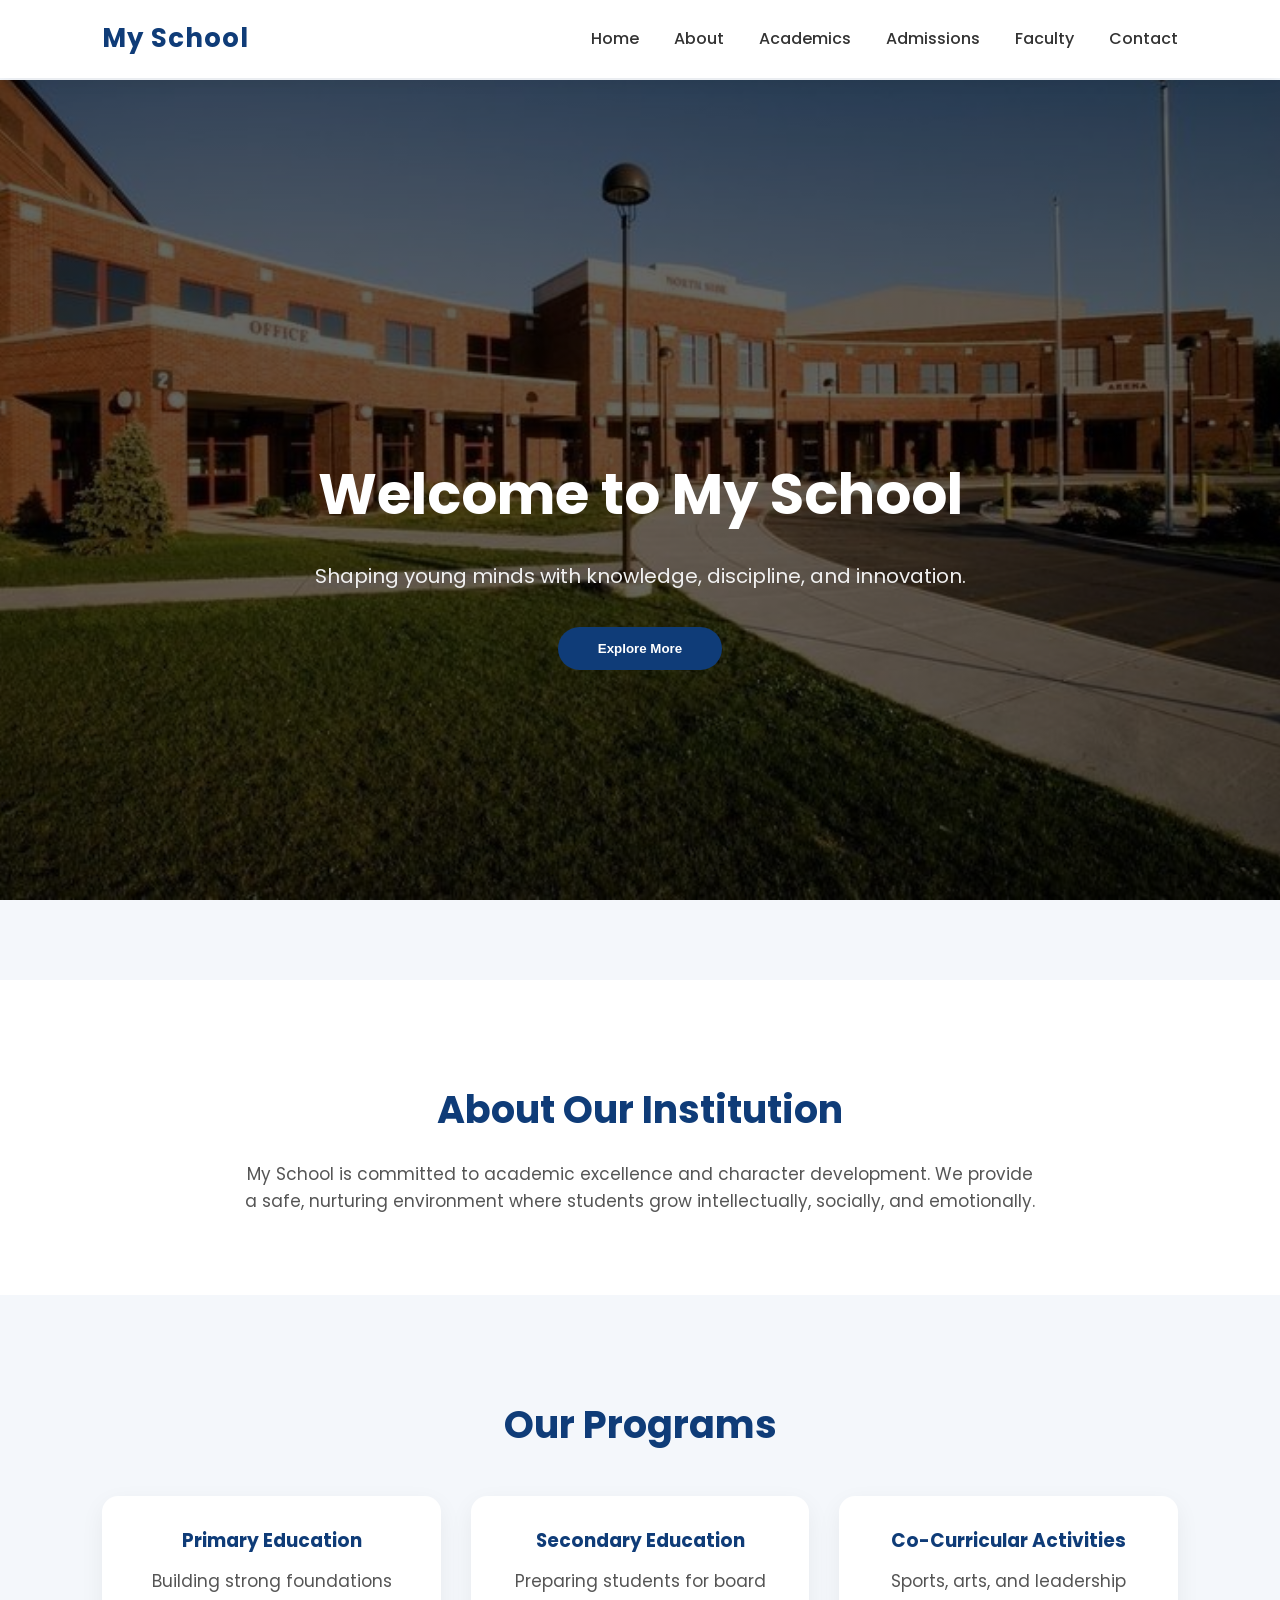
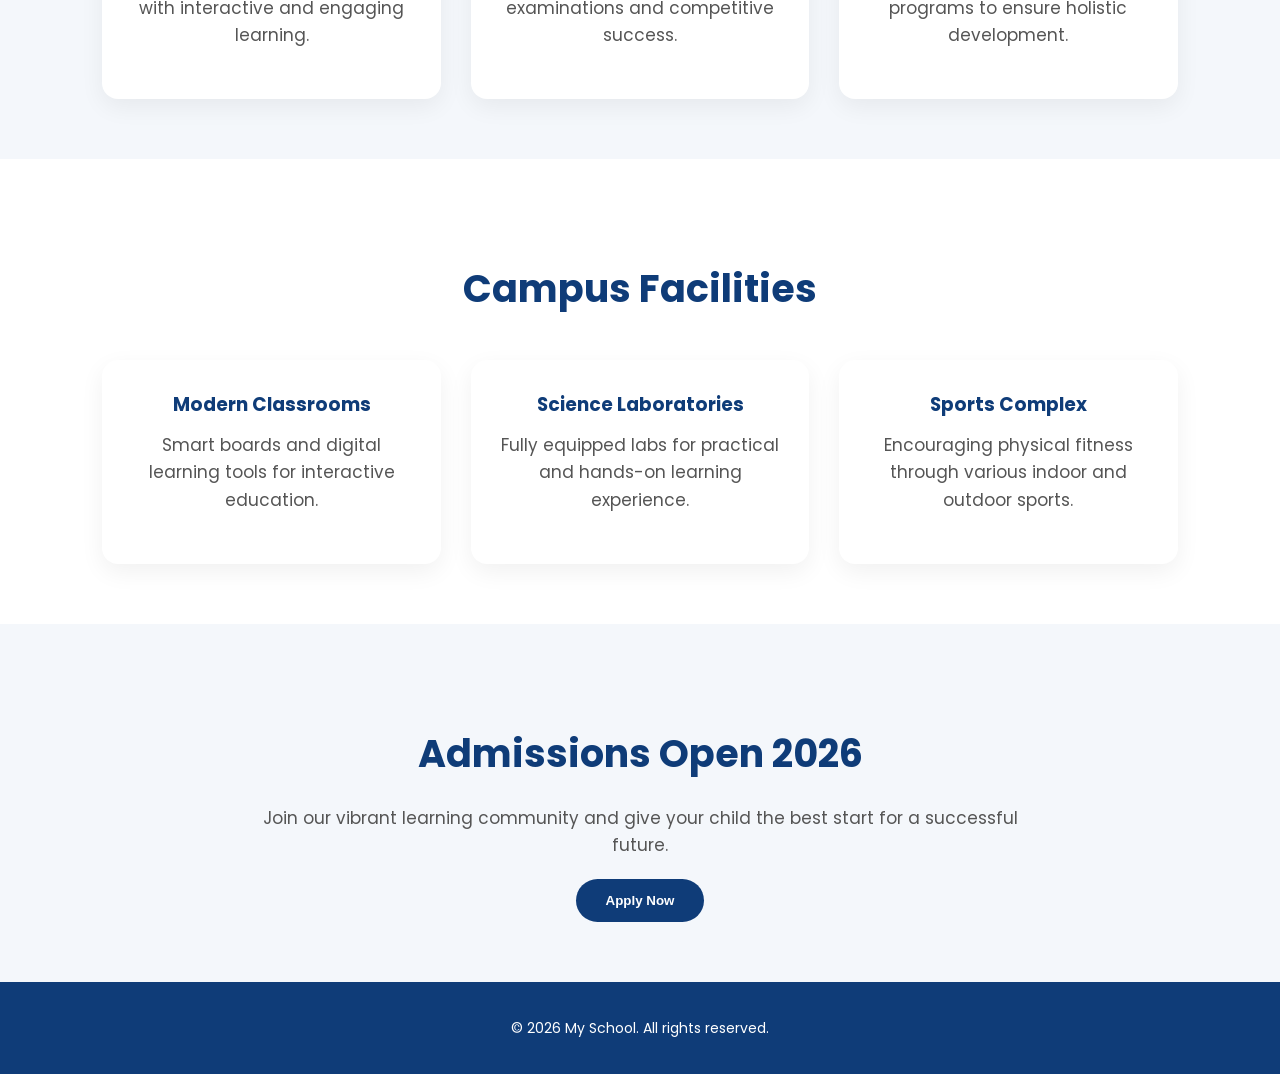
<file: index.html>
<!doctype html>
<html lang="en">
  <head>
    <meta charset="UTF-8" />
    <meta name="viewport" content="width=device-width, initial-scale=1.0" />
    <title>My School - Home</title>
    <link rel="stylesheet" href="style.css">
  </head>
  <body>

  <header>
    <nav>
      <h1 class="logo">My School</h1>
      <ul class="nav-links">
        <li><a href="index.html">Home</a></li>
        <li><a href="about.html">About</a></li>
        <li><a href="academics.html">Academics</a></li>
        <li><a href="admissions.html">Admissions</a></li>
        <li><a href="faculty.html">Faculty</a></li>
        <li><a href="contact.html">Contact</a></li>
      </ul>
    </nav>
  </header>

  <section class="hero">
    <div class="hero-content">
      <h1>Welcome to My School</h1>
      <p>Shaping young minds with knowledge, discipline, and innovation.</p>
      <button onclick="showAlert()">Explore More</button>
    </div>
  </section>

  
  <section>
    <h2>About Our Institution</h2>
    <p>
      My School is committed to academic excellence and character development.
      We provide a safe, nurturing environment where students grow intellectually,
      socially, and emotionally.
    </p>
  </section>

  
  <section>
    <h2>Our Programs</h2>
    <div class="cards">
      <div class="card">
        <h3>Primary Education</h3>
        <p>Building strong foundations with interactive and engaging learning.</p>
      </div>

      <div class="card">
        <h3>Secondary Education</h3>
        <p>Preparing students for board examinations and competitive success.</p>
      </div>

      <div class="card">
        <h3>Co-Curricular Activities</h3>
        <p>Sports, arts, and leadership programs to ensure holistic development.</p>
      </div>
    </div>
  </section>

  <section>
    <h2>Campus Facilities</h2>
    <div class="cards">
      <div class="card">
        <h3>Modern Classrooms</h3>
        <p>Smart boards and digital learning tools for interactive education.</p>
      </div>

      <div class="card">
        <h3>Science Laboratories</h3>
        <p>Fully equipped labs for practical and hands-on learning experience.</p>
      </div>

      <div class="card">
        <h3>Sports Complex</h3>
        <p>Encouraging physical fitness through various indoor and outdoor sports.</p>
      </div>
    </div>
  </section>


  <section>
    <h2>Admissions Open 2026</h2>
    <p>
      Join our vibrant learning community and give your child the best start
      for a successful future.
    </p>
    <div style="text-align:center; margin-top:20px;">
      <a href="admissions.html">
        <button>Apply Now</button>
      </a>
    </div>
  </section>

  <footer>
    <p>&copy; 2026 My School. All rights reserved.</p>
  </footer>

  <script src="script.js"></script>
</body>
</html>
</file>
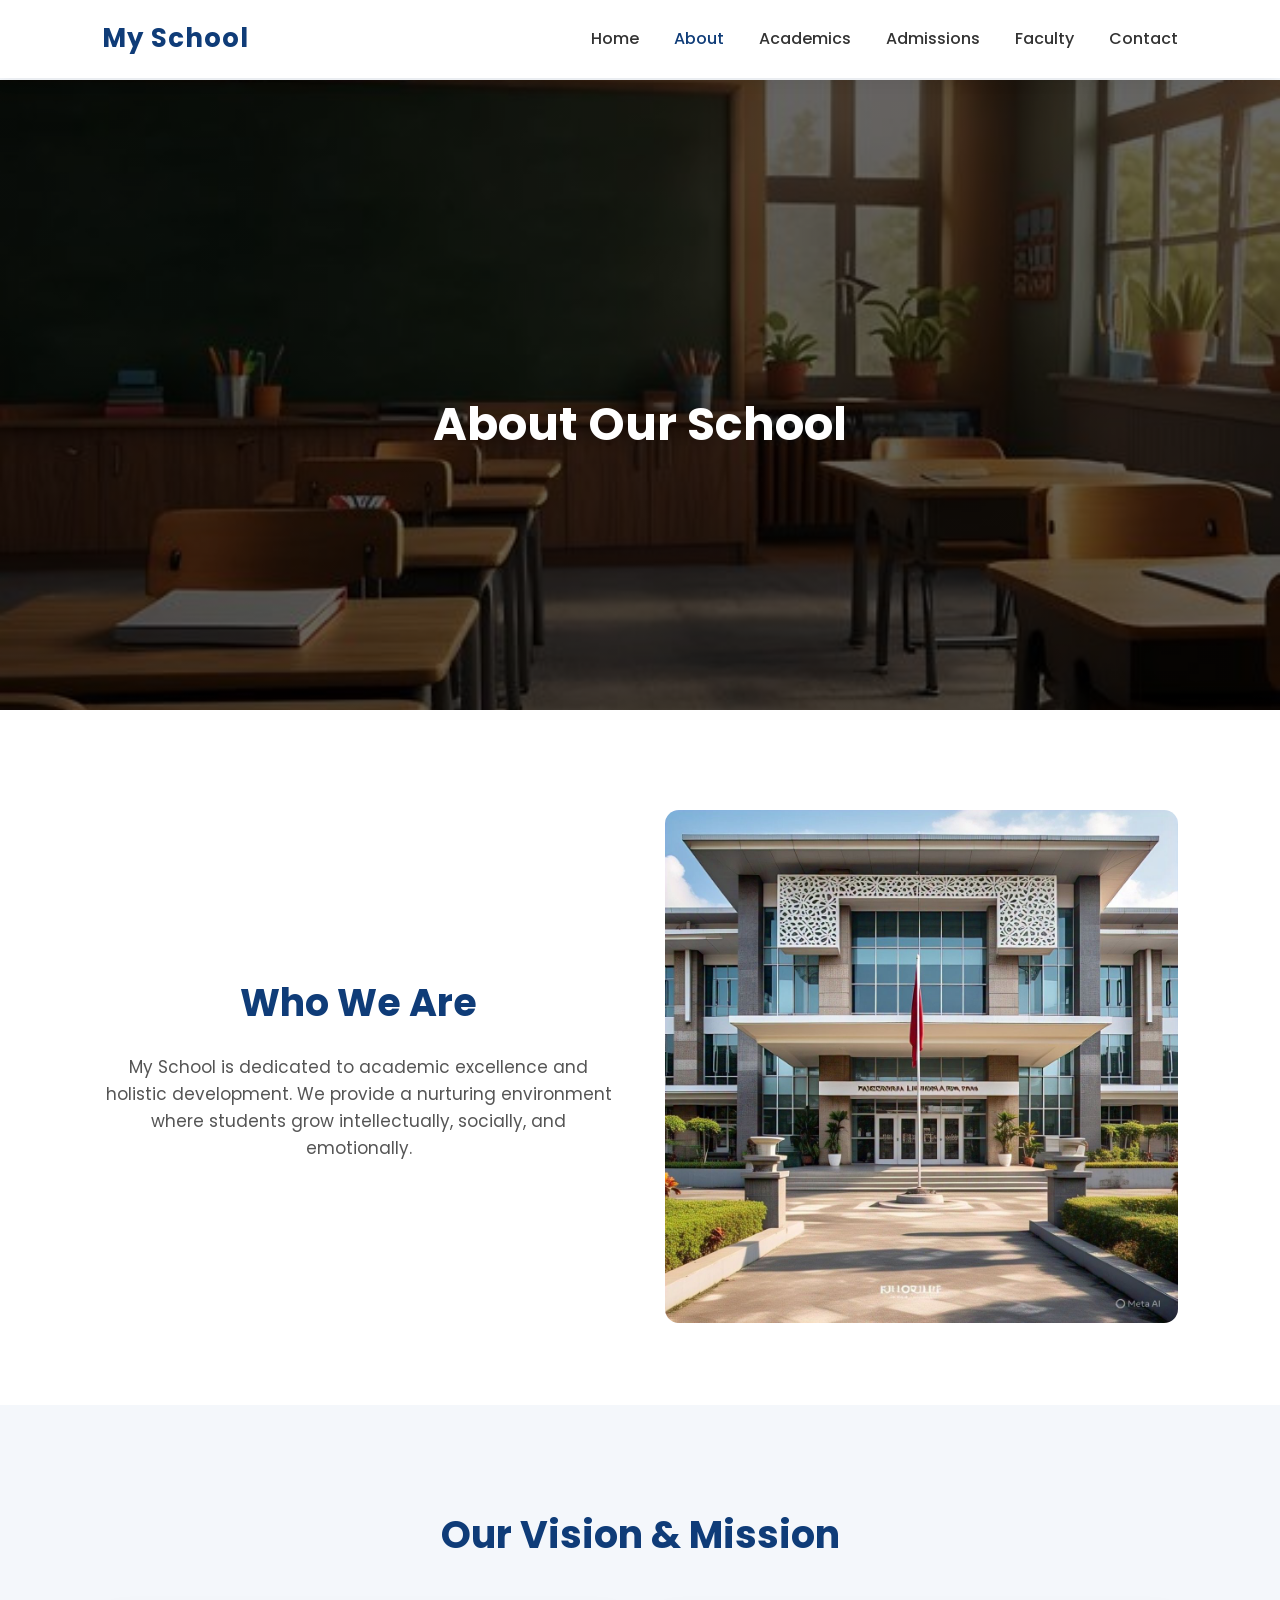
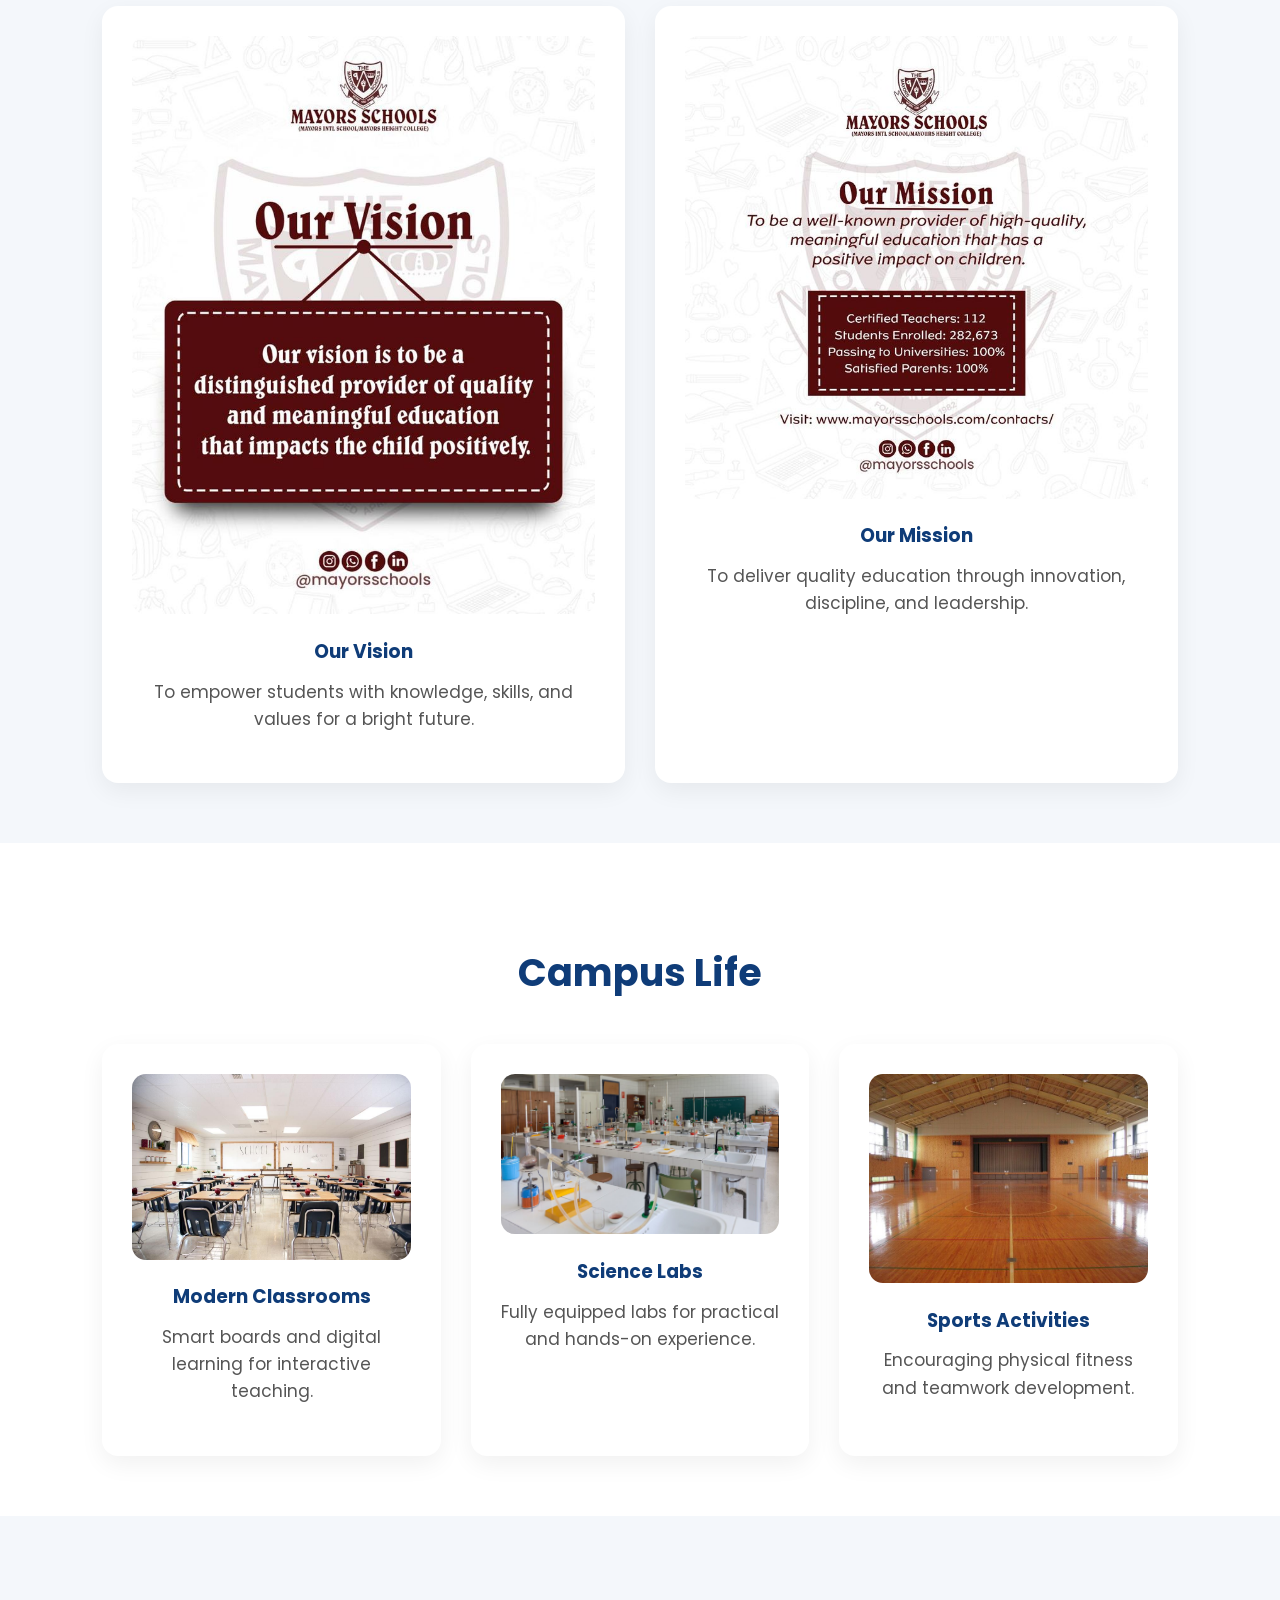
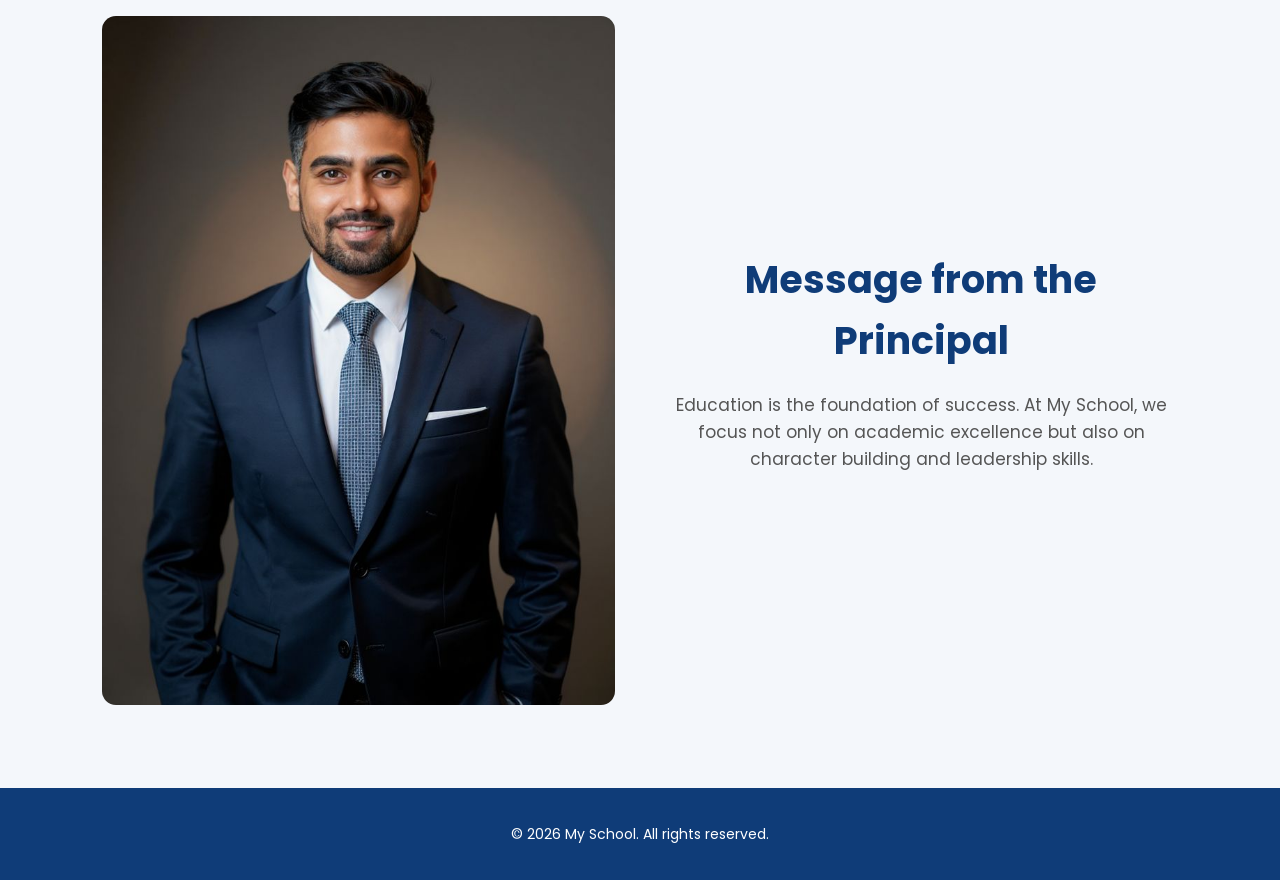
<file: about.html>
<!doctype html>
<html lang="en">
  <head>
    <meta charset="UTF-8" />
    <meta name="viewport" content="width=device-width, initial-scale=1.0" />
    <title>About Us-My School</title>
    <link rel="stylesheet" href="style.css">
  </head>
 <body>

  <header>
    <nav>
      <h1 class="logo">My School</h1>
      <ul class="nav-links">
        <li><a href="index.html">Home</a></li>
        <li><a href="about.html" class="active">About</a></li>
        <li><a href="academics.html">Academics</a></li>
        <li><a href="admissions.html">Admissions</a></li>
        <li><a href="faculty.html">Faculty</a></li>
        <li><a href="contact.html">Contact</a></li>
      </ul>
    </nav>
  </header>

  
  <section class="page-banner">
    <h1>About Our School</h1>
  </section>

  
  <section class="about-section">
    <div class="about-container">
      <div class="about-text">
        <h2>Who We Are</h2>
        <p>
          My School is dedicated to academic excellence and holistic development.
          We provide a nurturing environment where students grow intellectually,
          socially, and emotionally.
        </p>
      </div>
      <div class="about-image">
        <img src="img/building.jpg" alt="School Building">
      </div>
    </div>
  </section>

  
  <section>
    <h2>Our Vision & Mission</h2>
    <div class="cards">
      <div class="card">
        <img src="img/vision.jpg" alt="Vision" class="card-img">
        <h3>Our Vision</h3>
        <p>
          To empower students with knowledge, skills, and values for a bright future.
        </p>
      </div>

      <div class="card">
        <img src="img/mission.jpg" alt="Mission" class="card-img">
        <h3>Our Mission</h3>
        <p>
          To deliver quality education through innovation, discipline, and leadership.
        </p>
      </div>
    </div>
  </section>

  
  <section>
    <h2>Campus Life</h2>
    <div class="cards">
      <div class="card">
        <img src="img/classroom.jpg" alt="Classroom" class="card-img">
        <h3>Modern Classrooms</h3>
        <p>Smart boards and digital learning for interactive teaching.</p>
      </div>

      <div class="card">
        <img src="img/lab.jpg" alt="Laboratory" class="card-img">
        <h3>Science Labs</h3>
        <p>Fully equipped labs for practical and hands-on experience.</p>
      </div>

      <div class="card">
        <img src="img/grnd1.jpg" alt="Sports" class="card-img">
        <h3>Sports Activities</h3>
        <p>Encouraging physical fitness and teamwork development.</p>
      </div>
    </div>
  </section>


  <section class="principal-section">
    <div class="about-container">
      <div class="about-image">
        <img src="img/principal1.jpg" alt="Principal">
      </div>
      <div class="about-text">
        <h2>Message from the Principal</h2>
        <p>
          Education is the foundation of success. At My School, we focus not only
          on academic excellence but also on character building and leadership skills.
        </p>
      </div>
    </div>
  </section>

  <footer>
    <p>&copy; 2026 My School. All rights reserved.</p>
  </footer>

</body>
</html>
</file>
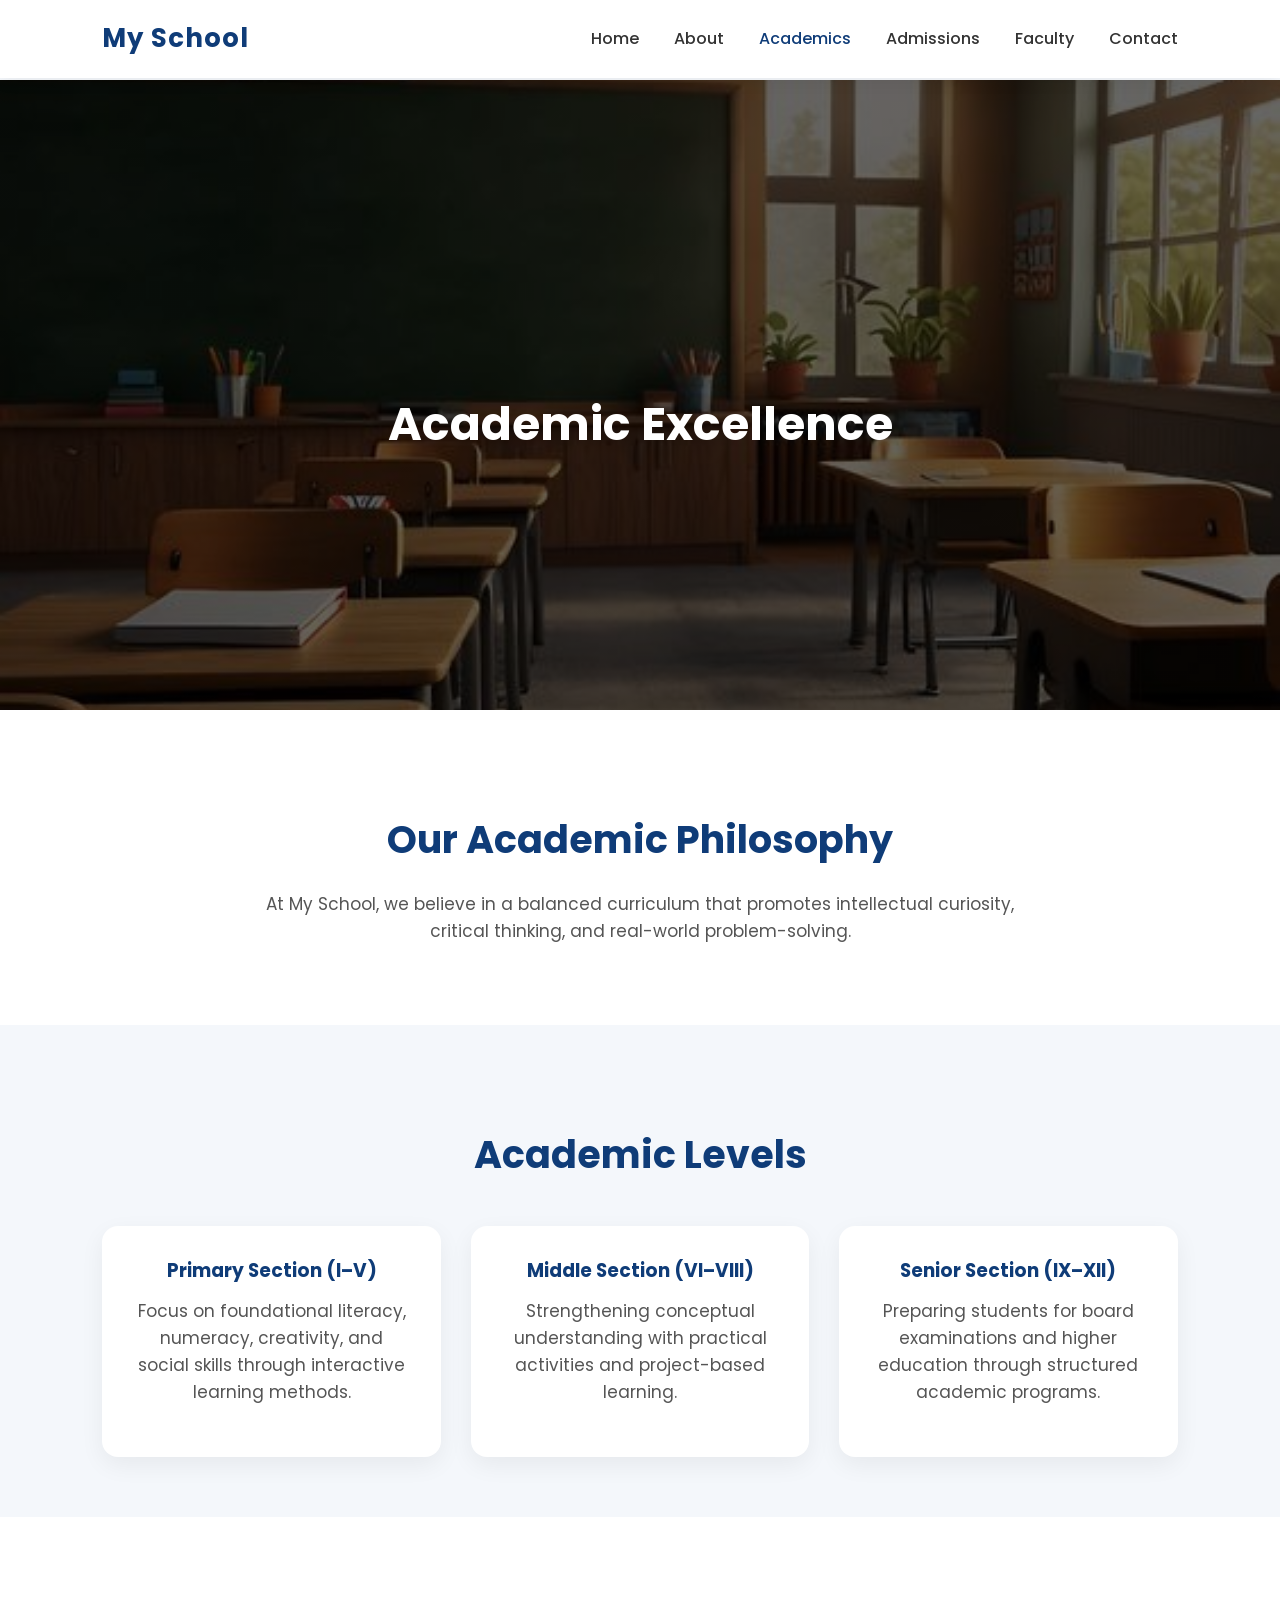
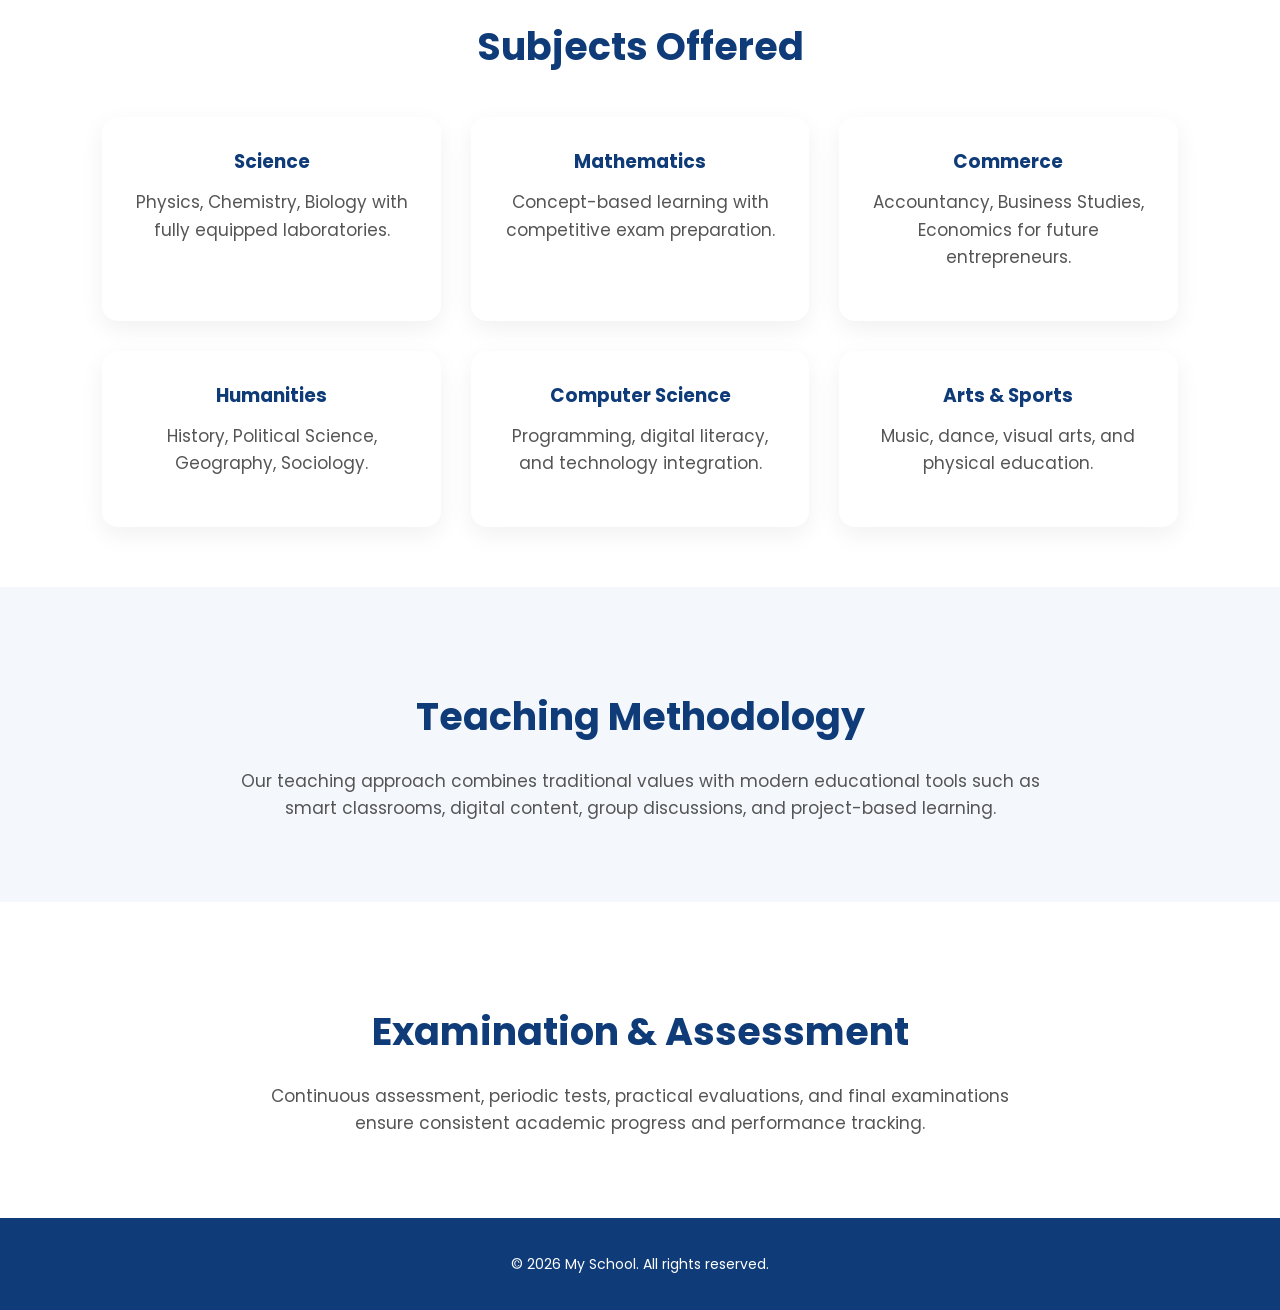
<file: academics.html>
<!doctype html>
<html lang="en">
  <head>
    <meta charset="UTF-8" />
    <meta name="viewport" content="width=device-width, initial-scale=1.0" />
    <title>Academics - My School</title>
    <link rel="stylesheet" href="style.css">
  </head>
<body>

  <header>
    <nav>
      <h1 class="logo">My School</h1>
      <ul class="nav-links">
        <li><a href="index.html">Home</a></li>
        <li><a href="about.html">About</a></li>
        <li><a href="academics.html" class="active">Academics</a></li>
        <li><a href="admissions.html">Admissions</a></li>
        <li><a href="faculty.html">Faculty</a></li>
        <li><a href="contact.html">Contact</a></li>
      </ul>
    </nav>
  </header>

  <section class="page-banner">
    <h1>Academic Excellence</h1>
  </section>

  <section>
    <h2>Our Academic Philosophy</h2>
    <p>
      At My School, we believe in a balanced curriculum that promotes
      intellectual curiosity, critical thinking, and real-world problem-solving.
    </p>
  </section>

 
  <section>
    <h2>Academic Levels</h2>
    <div class="cards">

      <div class="card">
        <h3>Primary Section (I–V)</h3>
        <p>
          Focus on foundational literacy, numeracy, creativity, and social skills
          through interactive learning methods.
        </p>
      </div>

      <div class="card">
        <h3>Middle Section (VI–VIII)</h3>
        <p>
          Strengthening conceptual understanding with practical activities
          and project-based learning.
        </p>
      </div>

      <div class="card">
        <h3>Senior Section (IX–XII)</h3>
        <p>
          Preparing students for board examinations and higher education
          through structured academic programs.
        </p>
      </div>

    </div>
  </section>

 
  <section>
    <h2>Subjects Offered</h2>
    <div class="cards">

      <div class="card">
        <h3>Science</h3>
        <p>Physics, Chemistry, Biology with fully equipped laboratories.</p>
      </div>

      <div class="card">
        <h3>Mathematics</h3>
        <p>Concept-based learning with competitive exam preparation.</p>
      </div>

      <div class="card">
        <h3>Commerce</h3>
        <p>Accountancy, Business Studies, Economics for future entrepreneurs.</p>
      </div>

      <div class="card">
        <h3>Humanities</h3>
        <p>History, Political Science, Geography, Sociology.</p>
      </div>

      <div class="card">
        <h3>Computer Science</h3>
        <p>Programming, digital literacy, and technology integration.</p>
      </div>

      <div class="card">
        <h3>Arts & Sports</h3>
        <p>Music, dance, visual arts, and physical education.</p>
      </div>

    </div>
  </section>

  <section>
    <h2>Teaching Methodology</h2>
    <p>
      Our teaching approach combines traditional values with modern
      educational tools such as smart classrooms, digital content,
      group discussions, and project-based learning.
    </p>
  </section>

 
  <section>
    <h2>Examination & Assessment</h2>
    <p>
      Continuous assessment, periodic tests, practical evaluations,
      and final examinations ensure consistent academic progress
      and performance tracking.
    </p>
  </section>

  <footer>
    <p>&copy; 2026 My School. All rights reserved.</p>
  </footer>

</body>
</html>
</file>
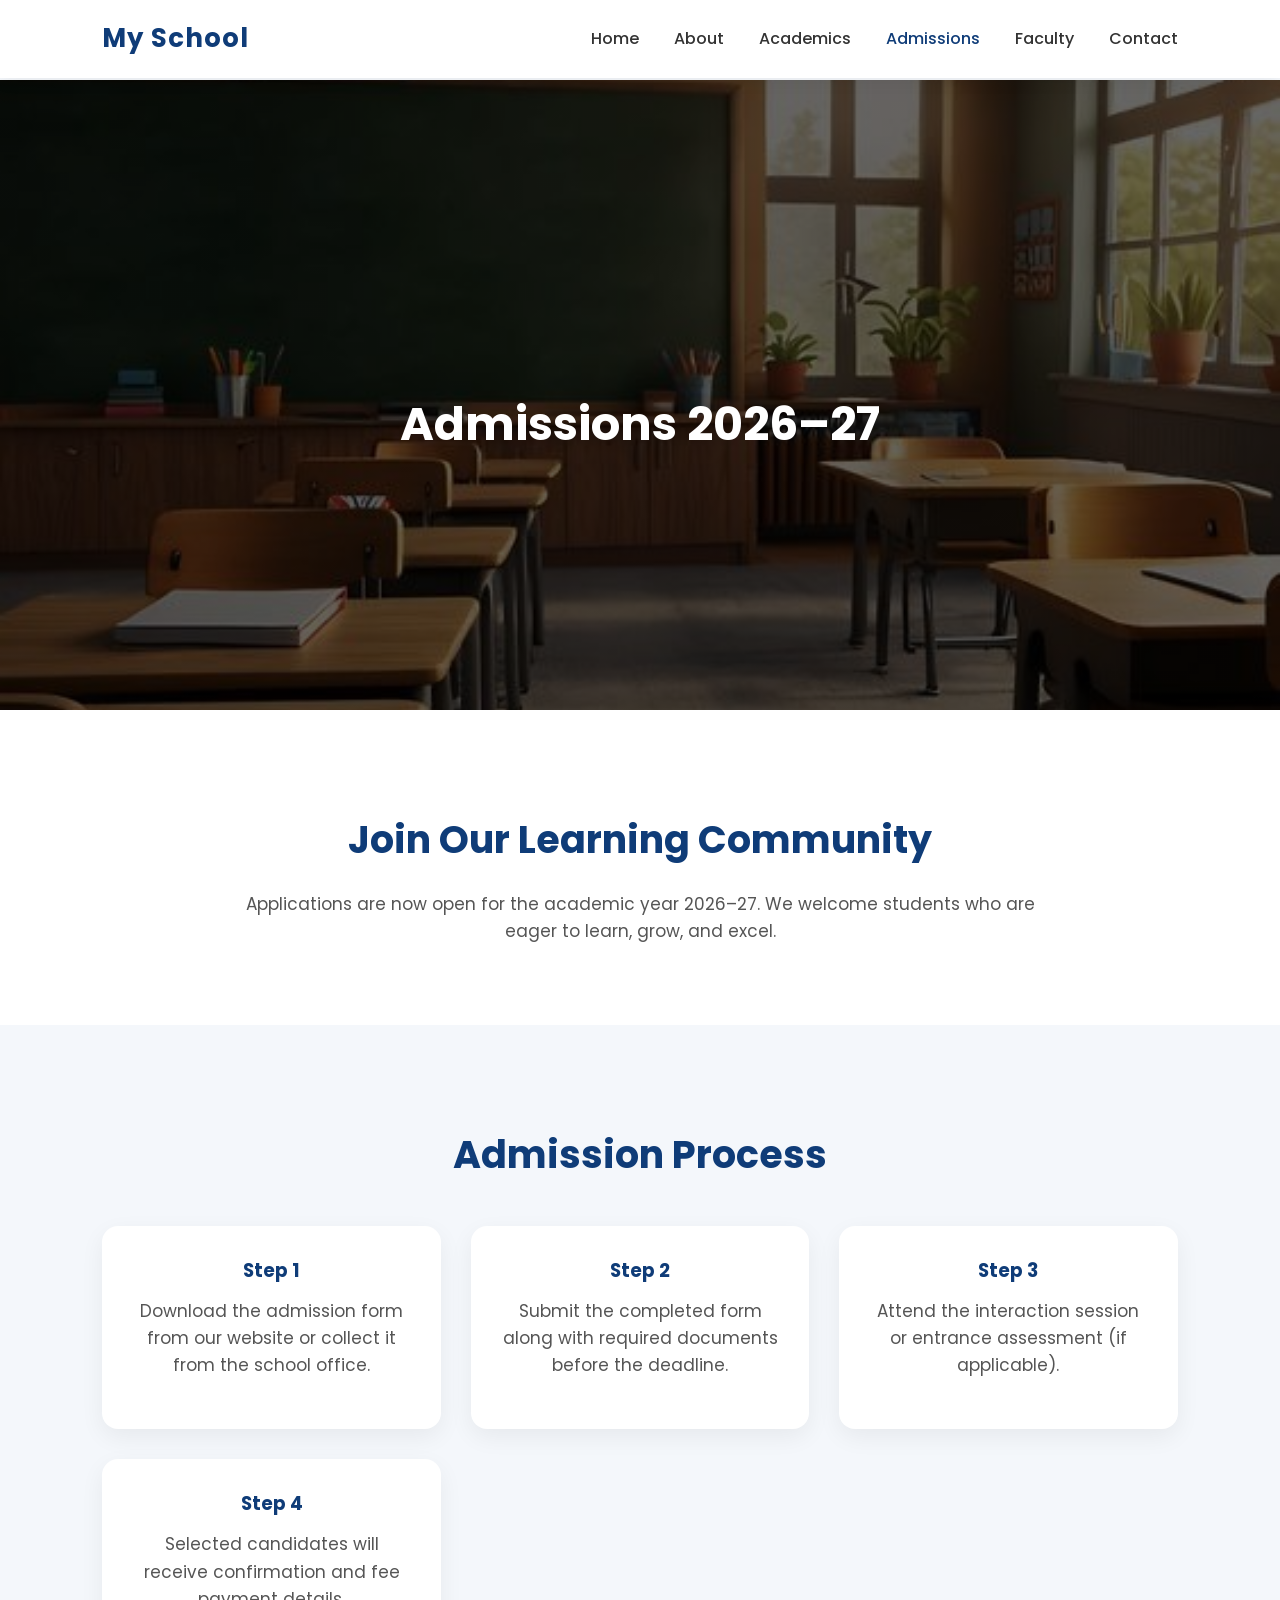
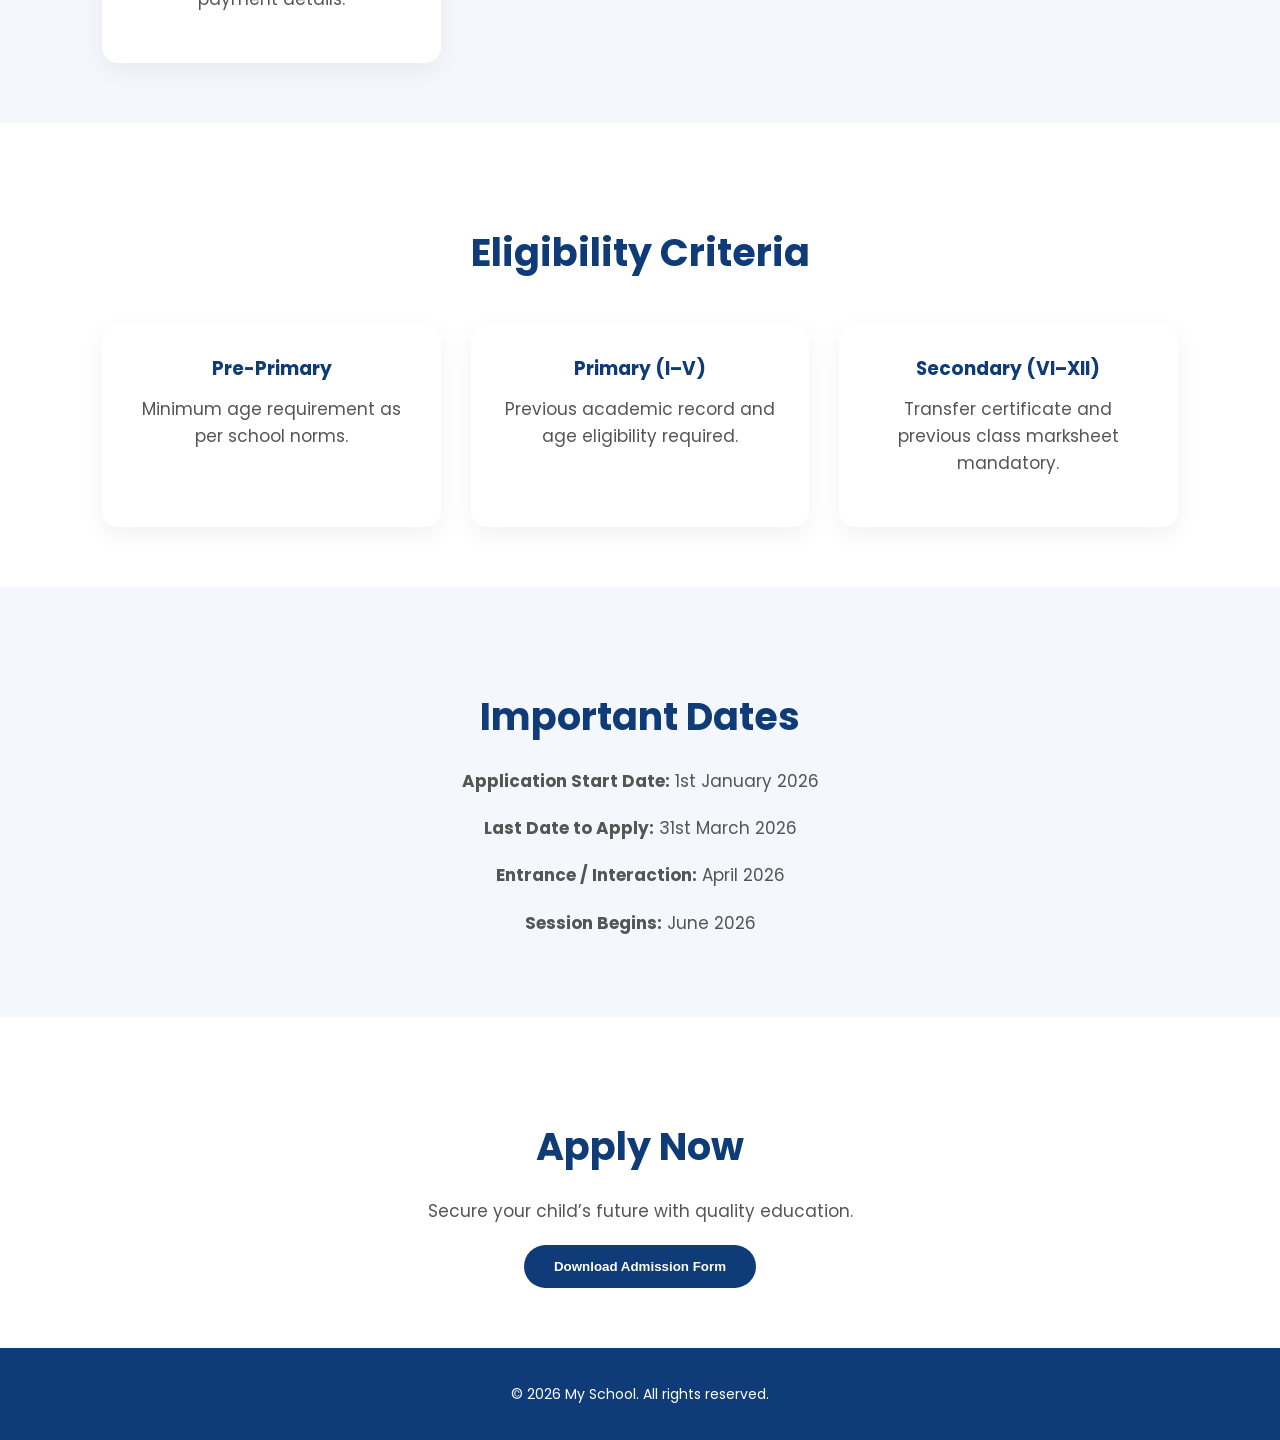
<file: admissions.html>
<!doctype html>
<html lang="en">
  <head>
    <meta charset="UTF-8" />
    <meta name="viewport" content="width=device-width, initial-scale=1.0" />
    <title>Admissions - My School</title>
    <link rel="stylesheet" href="style.css">
  </head>
 <body>

  <header>
    <nav>
      <h1 class="logo">My School</h1>
      <ul class="nav-links">
        <li><a href="index.html">Home</a></li>
        <li><a href="about.html">About</a></li>
        <li><a href="academics.html">Academics</a></li>
        <li><a href="admissions.html" class="active">Admissions</a></li>
        <li><a href="faculty.html">Faculty</a></li>
        <li><a href="contact.html">Contact</a></li>
      </ul>
    </nav>
  </header>

 
  <section class="page-banner">
    <h1>Admissions 2026–27</h1>
  </section>

 
  <section>
    <h2>Join Our Learning Community</h2>
    <p>
      Applications are now open for the academic year 2026–27.
      We welcome students who are eager to learn, grow, and excel.
    </p>
  </section>

  
  <section>
    <h2>Admission Process</h2>
    <div class="cards">

      <div class="card">
        <h3>Step 1</h3>
        <p>Download the admission form from our website or collect it from the school office.</p>
      </div>

      <div class="card">
        <h3>Step 2</h3>
        <p>Submit the completed form along with required documents before the deadline.</p>
      </div>

      <div class="card">
        <h3>Step 3</h3>
        <p>Attend the interaction session or entrance assessment (if applicable).</p>
      </div>

      <div class="card">
        <h3>Step 4</h3>
        <p>Selected candidates will receive confirmation and fee payment details.</p>
      </div>

    </div>
  </section>

  
  <section>
    <h2>Eligibility Criteria</h2>
    <div class="cards">
      <div class="card">
        <h3>Pre-Primary</h3>
        <p>Minimum age requirement as per school norms.</p>
      </div>

      <div class="card">
        <h3>Primary (I–V)</h3>
        <p>Previous academic record and age eligibility required.</p>
      </div>

      <div class="card">
        <h3>Secondary (VI–XII)</h3>
        <p>Transfer certificate and previous class marksheet mandatory.</p>
      </div>
    </div>
  </section>


  <section>
    <h2>Important Dates</h2>
    <p><strong>Application Start Date:</strong> 1st January 2026</p>
    <p><strong>Last Date to Apply:</strong> 31st March 2026</p>
    <p><strong>Entrance / Interaction:</strong> April 2026</p>
    <p><strong>Session Begins:</strong> June 2026</p>
  </section>

  
  <section style="text-align:center;">
    <h2>Apply Now</h2>
    <p>Secure your child’s future with quality education.</p>
    <div style="margin-top:20px;">
      <a href="pdf/PDF (1).pdf" download>
  <button>Download Admission Form</button>
</a>
   
    </div>
  </section>

  <footer>
    <p>&copy; 2026 My School. All rights reserved.</p>
  </footer>

</body>
</html>
</file>
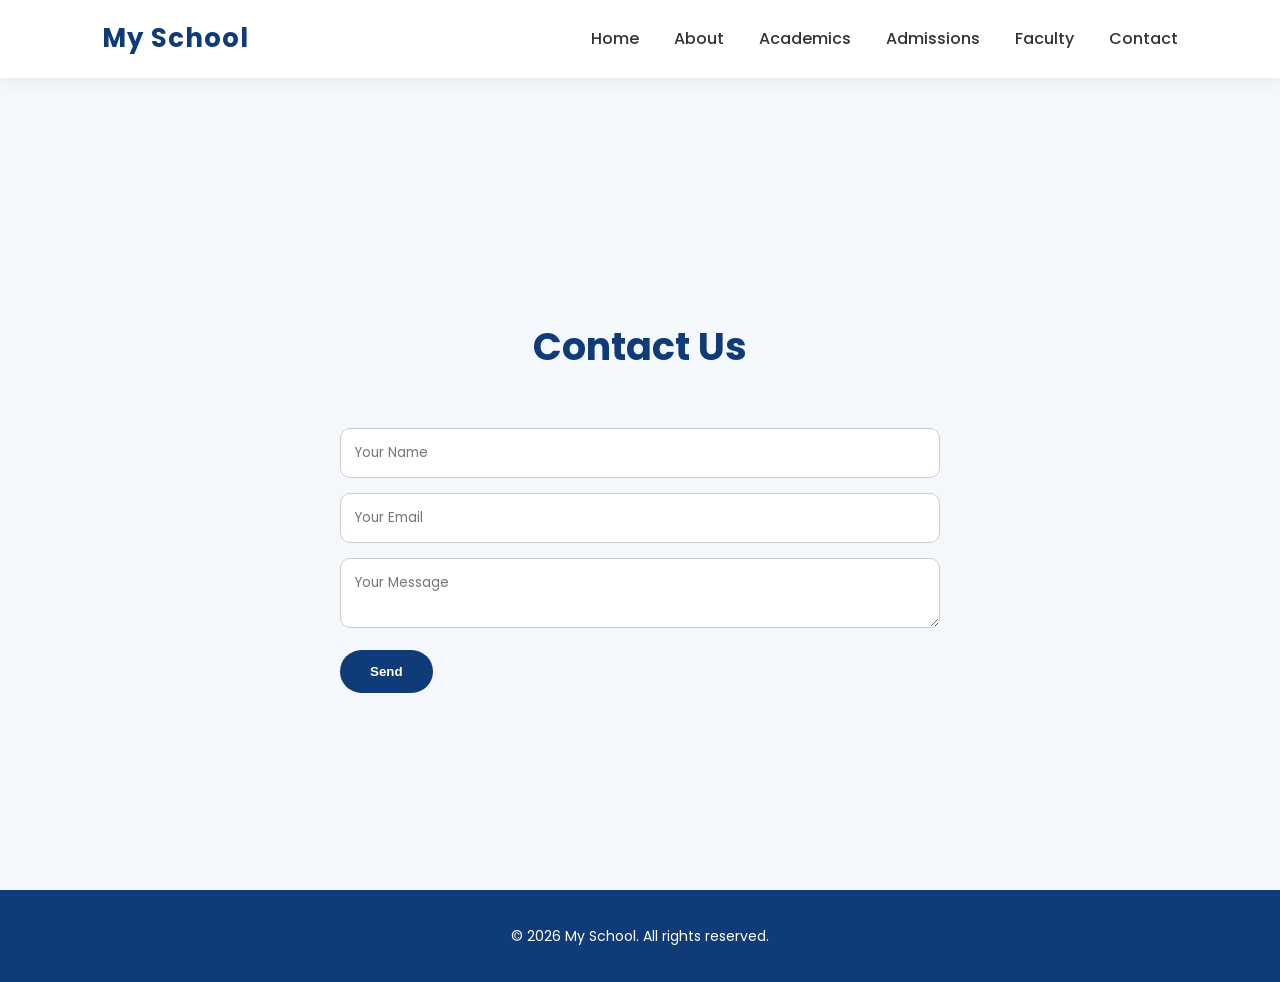
<file: contact.html>
<!doctype html>
<html lang="en">
  <head>
    <meta charset="UTF-8" />
    <meta name="viewport" content="width=device-width, initial-scale=1.0" />
    <title>Contact Us - My School</title>
    <link rel="stylesheet" href="style.css">
  </head>
  <body>
    <header>
      <nav>
        <h1 class="logo">My School</h1>
        <ul class="nav-links">
          <li><a href="index.html">Home</a></li>
          <li><a href="about.html">About</a></li>
          <li><a href="academics.html">Academics</a></li>
          <li><a href="admissions.html">Admissions</a></li>
          <li><a href="faculty.html">Faculty</a></li>
          <li><a href="contact.html">Contact</a></li>
        </ul>
      </nav>
    </header>
    <section id="contact">
      <h2>Contact Us</h2>
      <form onsubmit="return validateForm();">
        <input type="text" id="name" placeholder="Your Name" required />
        <input type="email" id="email" placeholder="Your Email" required />
        <textarea id="message" placeholder="Your Message" required></textarea>
        <button type="submit">Send</button>
      </form>
    </section>
    <footer><p>&copy; 2026 My School. All rights reserved.</p></footer>
    <script src="script.js"></script>
  </body>
</html>
</file>
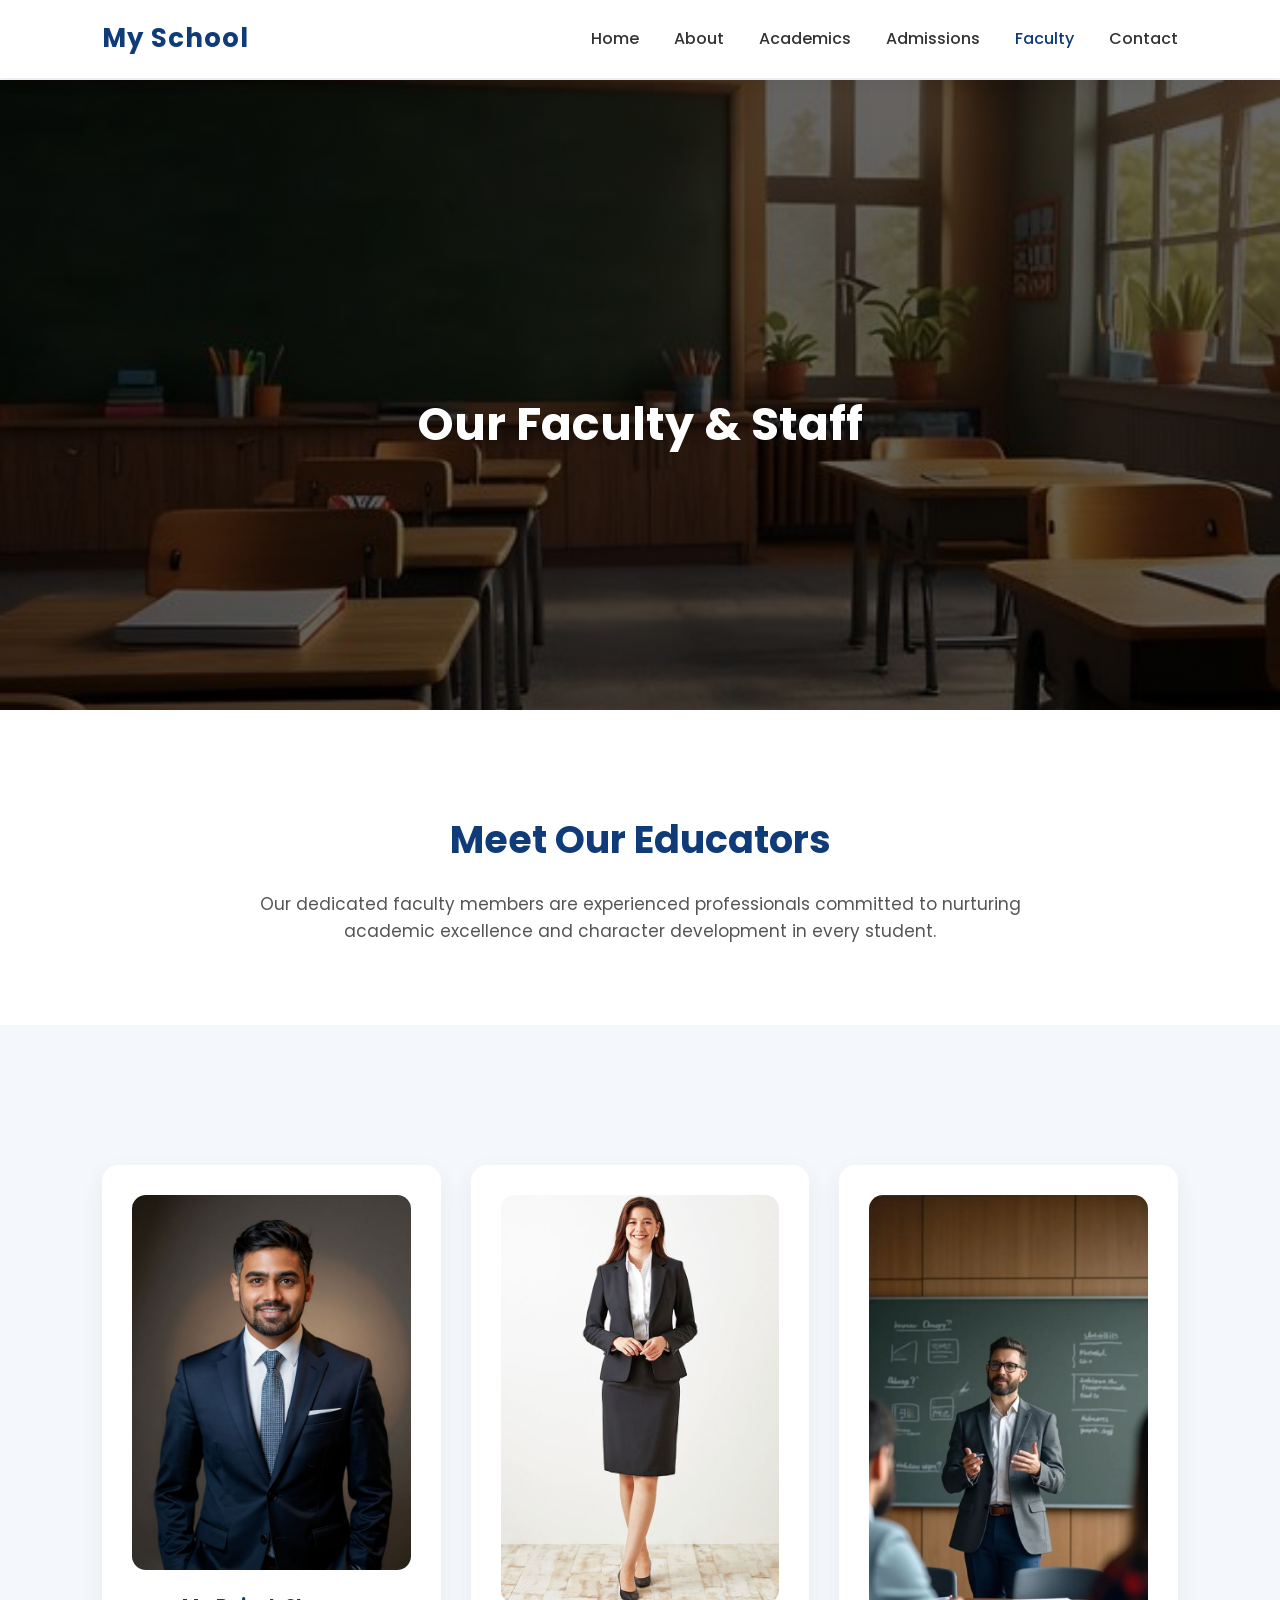
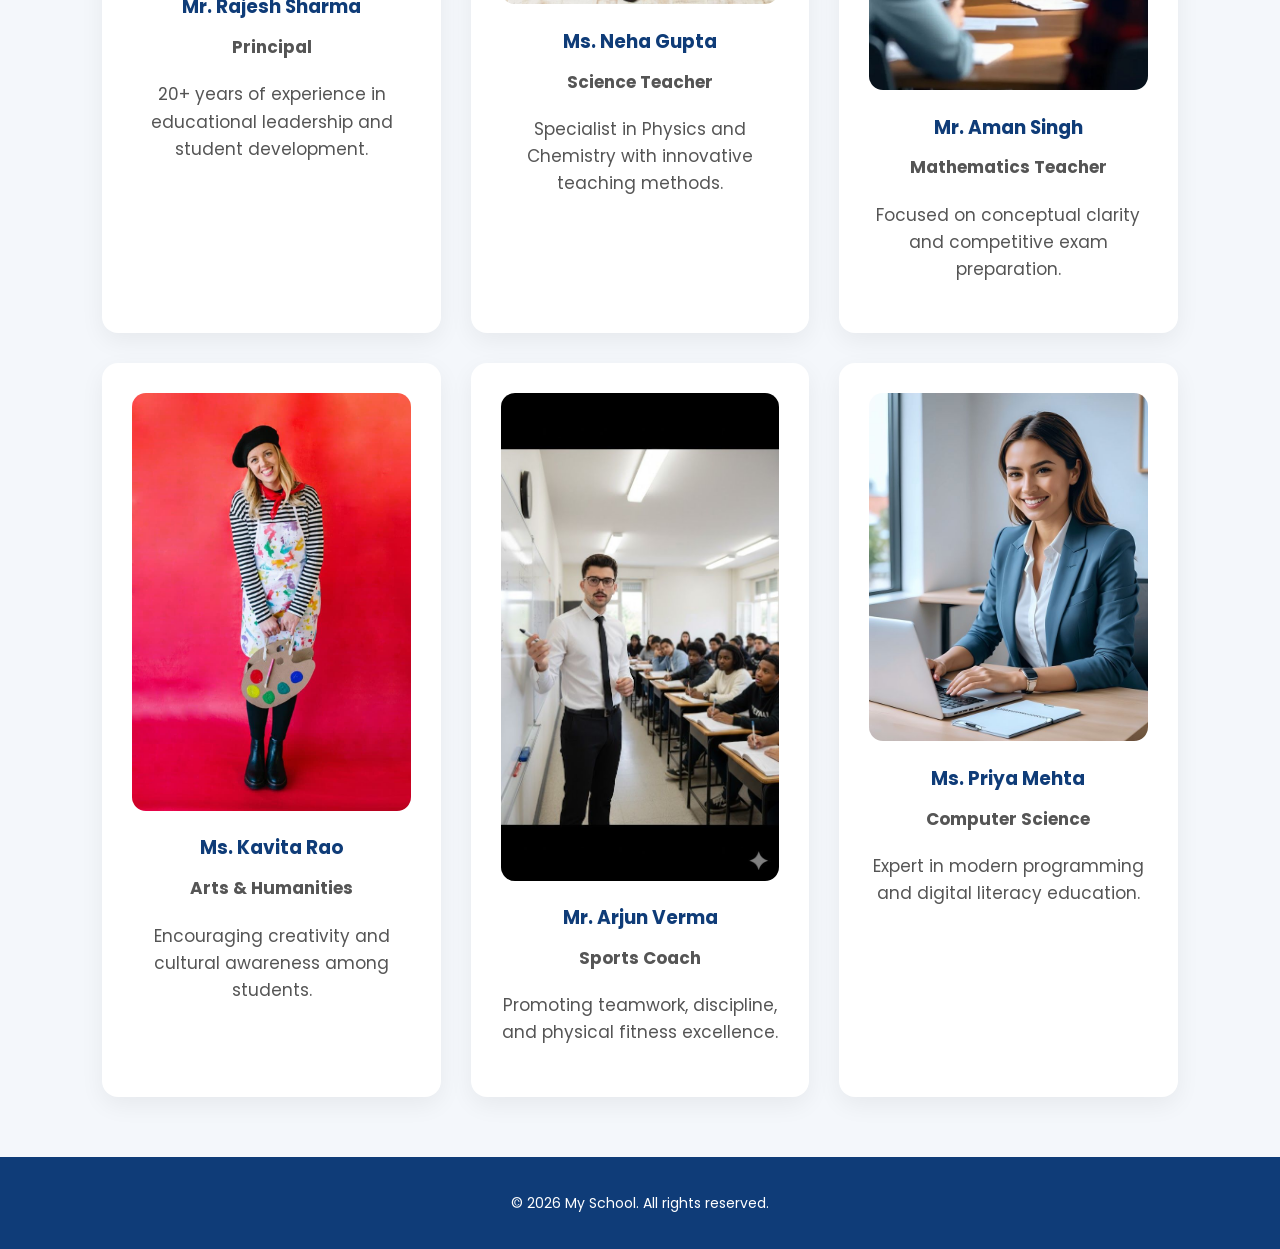
<file: faculty.html>
<!doctype html>
<html lang="en">
  <head>
    <meta charset="UTF-8" />
    <meta name="viewport" content="width=device-width, initial-scale=1.0" />
    <title>Faculty - My School</title>
    <link rel="stylesheet" href="style.css">
  </head>
  <body>

  <header>
    <nav>
      <h1 class="logo">My School</h1>
      <ul class="nav-links">
        <li><a href="index.html">Home</a></li>
        <li><a href="about.html">About</a></li>
        <li><a href="academics.html">Academics</a></li>
        <li><a href="admissions.html">Admissions</a></li>
        <li><a href="faculty.html" class="active">Faculty</a></li>
        <li><a href="contact.html">Contact</a></li>
      </ul>
    </nav>
  </header>

  
  <section class="page-banner">
    <h1>Our Faculty & Staff</h1>
  </section>

  
  <section>
    <h2>Meet Our Educators</h2>
    <p>
      Our dedicated faculty members are experienced professionals committed
      to nurturing academic excellence and character development in every student.
    </p>
  </section>

  <section>
    <div class="cards">

      <div class="card faculty-card">
        <img src="img/principal1.jpg" alt="Principal" class="faculty-img">
        <h3>Mr. Rajesh Sharma</h3>
        <p><strong>Principal</strong></p>
        <p>20+ years of experience in educational leadership and student development.</p>
      </div>

      <div class="card faculty-card">
        <img src="img/science.jpg" alt="Science Teacher" class="faculty-img">
        <h3>Ms. Neha Gupta</h3>
        <p><strong>Science Teacher</strong></p>
        <p>Specialist in Physics and Chemistry with innovative teaching methods.</p>
      </div>

      <div class="card faculty-card">
        <img src="img/aman.jpg" alt="Mathematics Teacher" class="faculty-img">
        <h3>Mr. Aman Singh</h3>
        <p><strong>Mathematics Teacher</strong></p>
        <p>Focused on conceptual clarity and competitive exam preparation.</p>
      </div>

      <div class="card faculty-card">
        <img src="img/arts.jpg" alt="Arts Teacher" class="faculty-img">
        <h3>Ms. Kavita Rao</h3>
        <p><strong>Arts & Humanities</strong></p>
        <p>Encouraging creativity and cultural awareness among students.</p>
      </div>

      <div class="card faculty-card">
        <img src="img/arjn.jpg" alt="Sports Coach" class="faculty-img">
        <h3>Mr. Arjun Verma</h3>
        <p><strong>Sports Coach</strong></p>
        <p>Promoting teamwork, discipline, and physical fitness excellence.</p>
      </div>

      <div class="card faculty-card">
        <img src="img/cmp2.jpg" alt="Computer Teacher" class="faculty-img">
        <h3>Ms. Priya Mehta</h3>
        <p><strong>Computer Science</strong></p>
        <p>Expert in modern programming and digital literacy education.</p>
      </div>

    </div>
  </section>

  <footer>
    <p>&copy; 2026 My School. All rights reserved.</p>
  </footer>

</body>
</html>
</file>
<file: style.css>
@import url('https://fonts.googleapis.com/css2?family=Poppins:wght@400;500;600;700&display=swap');


* {
  margin: 0;
  padding: 0;
  box-sizing: border-box;
}

html {
  scroll-behavior: smooth;
}

body {
  font-family: 'Poppins', sans-serif;
  background: #f4f7fb;
  color: #222;
  line-height: 1.6;
  padding-top: 80px; 
}


header {
  position: fixed;
  top: 0;
  left: 0;
  width: 100%;
  background: #ffffff;
  box-shadow: 0 4px 15px rgba(0,0,0,0.06);
  z-index: 1000;
}

header nav {
  max-width: 1400px;
  margin: auto;
  padding: 18px 8%;
  display: flex;
  justify-content: space-between;
  align-items: center;
}

.logo {
  font-size: 26px;
  font-weight: 700;
  color: #0f3c78;
  letter-spacing: 1px;
}


.nav-links {
  list-style: none;
  display: flex;
  gap: 35px;
  overflow-x: auto;     
  white-space: nowrap;   
  scrollbar-width: none; 
}

.nav-links::-webkit-scrollbar {
  display: none; 
}

.nav-links a {
  text-decoration: none;
  color: #333;
  font-weight: 500;
  position: relative;
  transition: 0.3s;
  flex-shrink: 0;
}

.nav-links a:hover,
.nav-links a.active {
  color: #0f3c78;
}

.nav-links a::after {
  content: "";
  position: absolute;
  left: 0;
  bottom: -6px;
  width: 0%;
  height: 2px;
  background: #0f3c78;
  transition: 0.3s;
}

.nav-links a:hover::after,
.nav-links a.active::after {
  width: 100%;
}

section {
  padding: 100px 8% 60px;
}

section:nth-of-type(even) {
  background: #ffffff;
}

section h2 {
  font-size: 38px;
  margin-bottom: 20px;
  color: #0f3c78;
  text-align: center;
}

section p {
  max-width: 800px;
  margin: 0 auto 20px;
  text-align: center;
  color: #555;
  font-size: 17px;
}


.hero {
  min-height: 100vh;
  display: flex;
  align-items: center;
  justify-content: center;
  text-align: center;
  color: white;
  padding: 120px 8% 60px;
  background: linear-gradient(rgba(0,0,0,0.6), rgba(0,0,0,0.6)),
              url("img/school.jpg") no-repeat center center;
  background-size: cover;
  background-attachment: fixed;
}

.hero-content {
  max-width: 800px;
}

.hero h1 {
  font-size: 56px;
  margin-bottom: 20px;
}

.hero p {
  font-size: 20px;
  margin-bottom: 35px;
  color: #f0f0f0;
}

.hero button {
  padding: 14px 40px;
  border-radius: 50px;
  border: none;
  background: #0f3c78;
  color: white;
  font-weight: 600;
  cursor: pointer;
  transition: 0.3s;
}

.hero button:hover {
  background: #092c59;
  transform: translateY(-4px);
}


.page-banner {
  min-height: 70vh;
  display: flex;
  align-items: center;
  justify-content: center;
  text-align: center;
  color: white;
  padding: 120px 8% 60px;
  background: linear-gradient(rgba(0,0,0,0.6), rgba(0,0,0,0.6)),
              url("img/banner.jpg") no-repeat center center;
  background-size: cover;
  background-attachment: fixed;
}

.page-banner h1 {
  font-size: 46px;
}


#contact {
  min-height: 90vh;
  display: flex;
  flex-direction: column;
  justify-content: center;
}


.cards {
  display: grid;
  grid-template-columns: repeat(auto-fit, minmax(280px,1fr));
  gap: 30px;
  margin-top: 40px;
}

.card {
  background: white;
  padding: 30px;
  border-radius: 16px;
  box-shadow: 0 8px 25px rgba(0,0,0,0.06);
  transition: 0.3s ease;
  text-align: center;
}

.card:hover {
  transform: translateY(-8px);
}

.card h3 {
  margin-bottom: 12px;
  color: #0f3c78;
}


.about-container {
  display: flex;
  gap: 50px;
  align-items: center;
  flex-wrap: wrap;
}

.about-text,
.about-image {
  flex: 1;
}

.about-image img,
.card img,
.faculty-img {
  width: 100%;
  border-radius: 14px;
  object-fit: cover;
  margin-bottom: 15px;
}


form {
  max-width: 600px;
  margin: 30px auto 0;
}

form input,
form textarea,
form select {
  width: 100%;
  padding: 14px;
  margin-bottom: 15px;
  border-radius: 10px;
  border: 1px solid #ccc;
  font-family: inherit;
}

form button,
section button {
  padding: 14px 30px;
  border-radius: 50px;
  border: none;
  background: #0f3c78;
  color: white;
  font-weight: 600;
  cursor: pointer;
  transition: 0.3s;
}

form button:hover,
section button:hover {
  background: #092c59;
  transform: translateY(-3px);
}


footer {
  background: #0f3c78;
  color: white;
  text-align: center;
  padding: 35px 20px;
  font-size: 14px;
}


@media (max-width: 992px) {
  .about-container {
    flex-direction: column;
  }
}

@media (max-width: 768px) {

  header nav {
    padding: 15px 5%;
  }

  .nav-links {
    gap: 20px;
    font-size: 14px;
  }

  section {
    padding: 80px 5% 50px;
  }

  .hero h1 {
    font-size: 34px;
  }

  .hero p {
    font-size: 16px;
  }

  .page-banner h1 {
    font-size: 32px;
  }

  .hero,
  .page-banner {
    background-attachment: scroll;
  }
}
</file>
